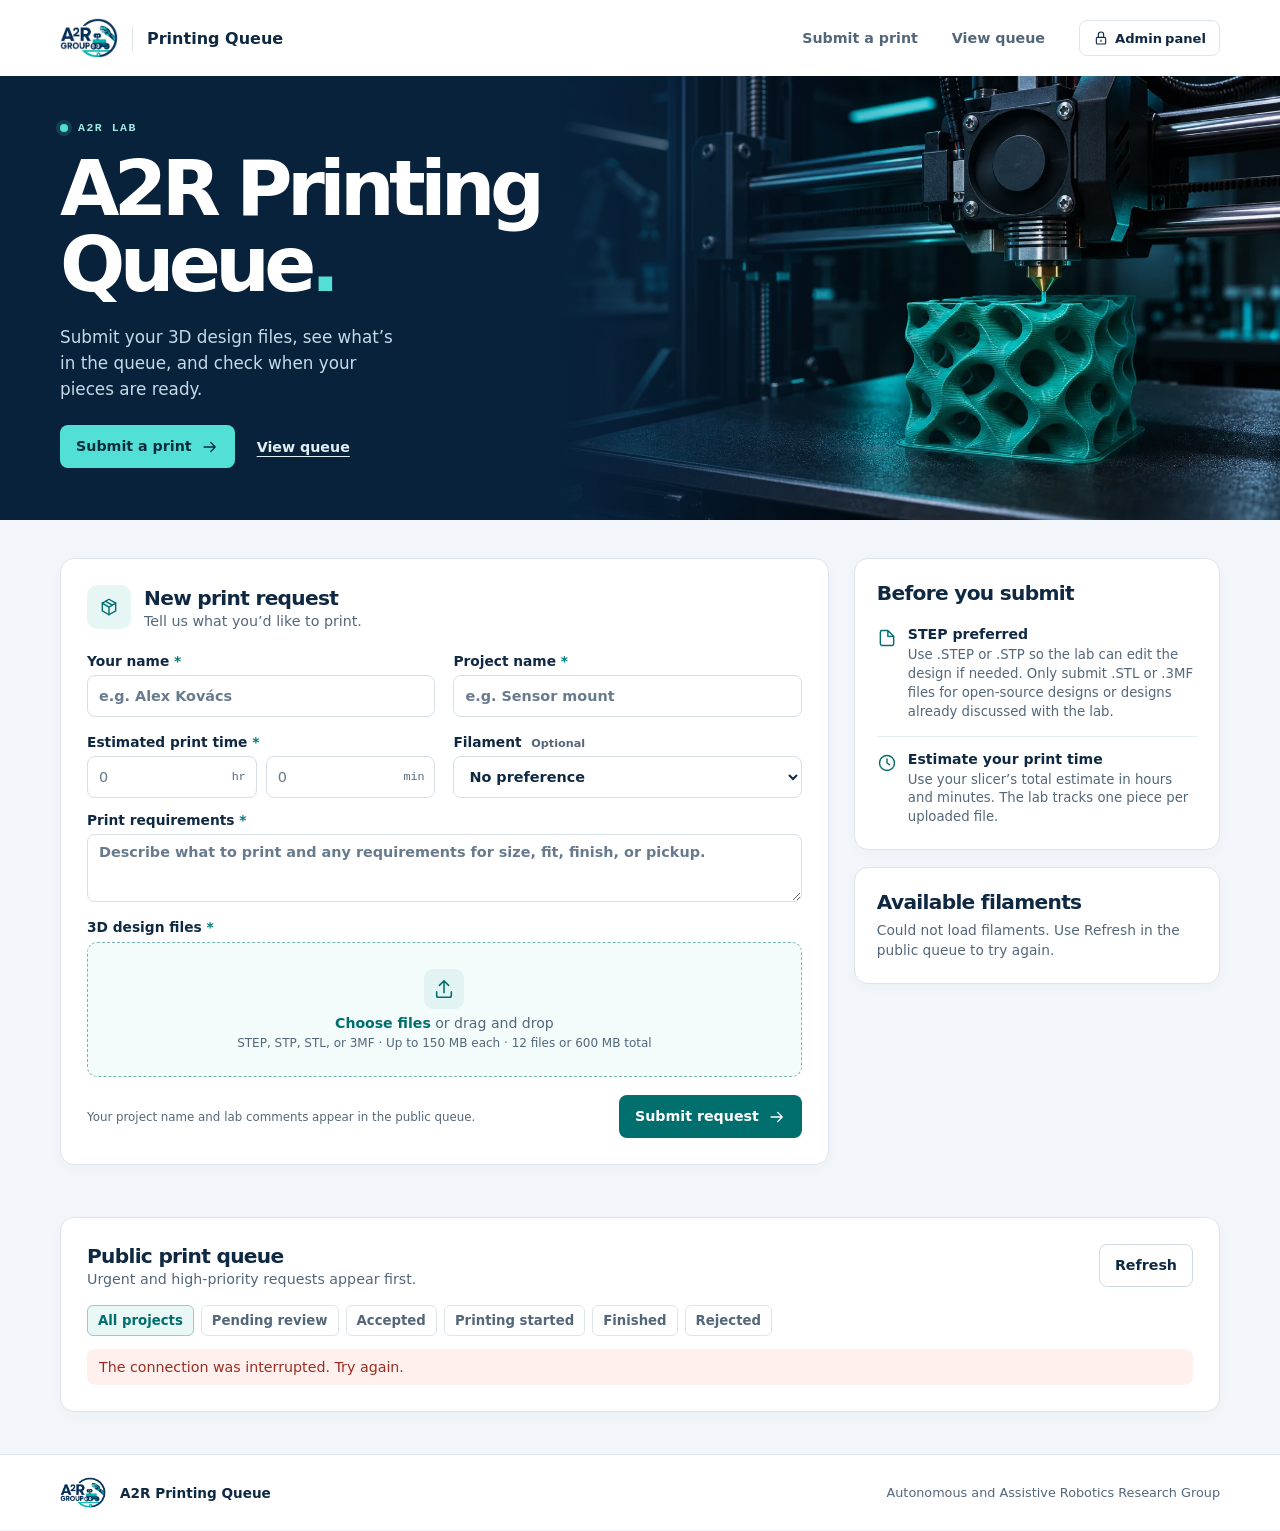
<file: index.html>
<!doctype html>
<html lang="en">
<head>
<meta charset="utf-8">
<meta http-equiv="Content-Security-Policy" content="default-src 'none'; script-src 'self'; style-src 'self' https://fonts.googleapis.com; font-src https://fonts.gstatic.com; img-src 'self'; connect-src https://mxpgskfvtzyaovhkxqsz.supabase.co; base-uri 'none'; form-action 'none'; object-src 'none'">
<meta name="referrer" content="no-referrer">
<meta name="viewport" content="width=device-width, initial-scale=1">
<meta name="description" content="Submit a STEP, STL, or 3MF design to the A2R lab 3D printing queue.">
<meta name="theme-color" content="#08223c">
<title>A2R Printing Queue</title>
<link rel="icon" href="./logo.png" type="image/png">
<link rel="preconnect" href="https://fonts.googleapis.com">
<link rel="preconnect" href="https://fonts.gstatic.com" crossorigin>
<link href="https://fonts.googleapis.com/css2?family=DM+Sans:wght@400;500;600;700&family=IBM+Plex+Mono:wght@500;600&family=Manrope:wght@500;600;700;800&display=swap" rel="stylesheet">
<link rel="stylesheet" href="./styles.css?v=printing-workflow">
</head>
<body><header class="header"><div class="wrap nav">
  <a class="brand" href="./" aria-label="A2R Printing Queue home"><img src="./logo.png" width="58" height="40" alt="A2R Group"><span class="brand-divider"></span><span>Printing Queue</span></a>
  <nav aria-label="Main navigation"><a class="nav-link" href="#submit">Submit a print</a><a class="nav-link" href="#queue">View queue</a>
  <a class="nav-admin" href="./admin.html"><svg width="16" height="16" viewBox="0 0 24 24" fill="none" stroke="currentColor" stroke-width="1.7" stroke-linecap="round" stroke-linejoin="round" aria-hidden="true"><rect x="5" y="11" width="14" height="10" rx="2"/><path d="M8 11V7a4 4 0 0 1 8 0v4m-4 4v2"/></svg> Admin<span class="admin-word"> panel</span></a></nav>
</div></header>
<main>
  <section class="hero" aria-labelledby="hero-title">
    <div class="wrap hero-wrap">
      <div class="hero-image"></div>
      <div class="hero-content">
        <p class="eyebrow"><span class="lab-dot"></span> A2R LAB</p>
        <h1 id="hero-title">A2R Printing<br>Queue<span>.</span></h1>
        <p class="hero-copy">Submit your 3D design files, see what’s in the queue, and check when your pieces are ready.</p>
        <div class="hero-actions"><a class="button bright" href="#submit">Submit a print <svg width="18" height="18" viewBox="0 0 24 24" fill="none" stroke="currentColor" stroke-width="1.7" stroke-linecap="round" stroke-linejoin="round" aria-hidden="true"><path d="M4 12h15m-6-6 6 6-6 6"/></svg></a><a class="hero-track" href="#queue">View queue</a></div>
      </div>
    </div>
  </section>
  <div class="wrap layout" id="submit">
    <section class="panel submission" aria-labelledby="submit-title">
      <div class="panel-head"><div class="section-icon"><svg width="20" height="20" viewBox="0 0 24 24" fill="none" stroke="currentColor" stroke-width="1.7" stroke-linecap="round" stroke-linejoin="round" aria-hidden="true"><path d="m12 2.7 8 4.6v9.4l-8 4.6-8-4.6V7.3l8-4.6Z"/><path d="m4 7.4 8 4.7 8-4.7M12 12v9.2m-4-16 8 4.6"/></svg></div><div><h2 id="submit-title">New print request</h2><p>Tell us what you’d like to print.</p></div></div>
      <form id="submit-form" method="post">
        <div class="form-grid">
          <label>Your name <span class="required">*</span><input name="submitter" placeholder="e.g. Alex Kovács" maxlength="100" autocomplete="name" required></label>
          <label>Project name <span class="required">*</span><input name="project" placeholder="e.g. Sensor mount" maxlength="150" required></label>
          <fieldset class="time-field"><legend>Estimated print time <span class="required">*</span></legend><div class="time-inputs"><div class="unit"><input id="hours" type="number" min="0" max="168" inputmode="numeric" placeholder="0" aria-label="Hours"><span>hr</span></div><div class="unit"><input id="minutes" type="number" min="0" max="59" inputmode="numeric" placeholder="0" aria-label="Minutes"><span>min</span></div></div></fieldset>
          <label>Filament <span class="optional">Optional</span><select name="filament"><option value="">No preference</option></select></label>
        </div>
        <label class="submission-note">Print requirements <span class="required">*</span><textarea name="submission_note" rows="3" maxlength="1000" placeholder="Describe what to print and any requirements for size, fit, finish, or pickup." required></textarea></label>
        <div class="file-field"><p class="label" id="file-label">3D design files <span class="required">*</span></p>
          <div id="dropzone" class="dropzone">
            <input type="file" name="file" id="design" accept=".step,.stp,.stl,.3mf" multiple aria-labelledby="file-label" aria-describedby="file-help format-guidance">
            <div class="drop-inner"><span class="upload-icon"><svg width="22" height="22" viewBox="0 0 24 24" fill="none" stroke="currentColor" stroke-width="1.7" stroke-linecap="round" stroke-linejoin="round" aria-hidden="true"><path d="M12 16V3m-5 5 5-5 5 5M4 15v4a2 2 0 0 0 2 2h12a2 2 0 0 0 2-2v-4"/></svg></span><span id="file-caption"><strong>Choose files</strong> or drag and drop</span><small id="file-help">STEP, STP, STL, or 3MF · Up to 150 MB each · 12 files or 600 MB total</small></div>
          </div>
          <ul id="file-list" class="file-list" aria-label="Selected design files" hidden></ul>
        </div>
        <div id="upload-status" class="upload-status" hidden><progress id="upload-progress" value="0" max="100" aria-label="Upload progress"></progress><p id="upload-caption" role="status"></p></div>
        <div id="submit-error" class="notice error" role="alert" hidden></div>
        <div class="form-footer"><span>Your project name and lab comments appear in the public queue.</span><button class="button primary" type="submit">Submit request <svg width="18" height="18" viewBox="0 0 24 24" fill="none" stroke="currentColor" stroke-width="1.7" stroke-linecap="round" stroke-linejoin="round" aria-hidden="true"><path d="M4 12h15m-6-6 6 6-6 6"/></svg></button></div>
      </form>
      <div id="receipt" class="receipt" tabindex="-1" hidden>
        <div class="section-icon"><svg width="20" height="20" viewBox="0 0 24 24" fill="none" stroke="currentColor" stroke-width="1.7" stroke-linecap="round" stroke-linejoin="round" aria-hidden="true"><path d="M12 22s7-3.5 7-10V5l-7-3-7 3v7c0 6.5 7 10 7 10Z"/><path d="m9 12 2 2 4-4"/></svg></div><h3>Request submitted</h3><p id="receipt-project"></p>
        <div class="receipt-actions"><a class="button primary" href="#queue">View public queue</a></div>
        <button id="another" class="text-button" type="button">Submit another print</button>
      </div>
    </section>
    <aside class="sidebar" aria-label="Request information">
      <section class="panel guide"><h2>Before you submit</h2><div class="guide-item"><span><svg width="20" height="20" viewBox="0 0 24 24" fill="none" stroke="currentColor" stroke-width="1.7" stroke-linecap="round" stroke-linejoin="round" aria-hidden="true"><path d="M13 3H6a2 2 0 0 0-2 2v14a2 2 0 0 0 2 2h12a2 2 0 0 0 2-2V10l-7-7Zm0 0v7h7"/></svg></span><div><h3>STEP preferred</h3><p id="format-guidance">Use .STEP or .STP so the lab can edit the design if needed. Only submit .STL or .3MF files for open-source designs or designs already discussed with the lab.</p></div></div>
      <div class="guide-item"><span><svg width="20" height="20" viewBox="0 0 24 24" fill="none" stroke="currentColor" stroke-width="1.7" stroke-linecap="round" stroke-linejoin="round" aria-hidden="true"><circle cx="12" cy="12" r="9"/><path d="M12 7v5l3 2"/></svg></span><div><h3>Estimate your print time</h3><p>Use your slicer’s total estimate in hours and minutes. The lab tracks one piece per uploaded file.</p></div></div></section>
      <section id="filaments" class="panel guide" aria-labelledby="filaments-title"><h2 id="filaments-title">Available filaments</h2>
        <p id="filament-note" class="muted" role="status">Loading filaments…</p>
        <ul id="filament-list" class="filament-list"></ul>
      </section>
    </aside>
  </div>
  <section class="wrap panel public-queue" id="queue" aria-labelledby="queue-title">
    <div class="queue-title"><div><h2 id="queue-title">Public print queue</h2><p>Urgent and high-priority requests appear first.</p></div><button id="refresh-queue" type="button" class="button secondary">Refresh</button></div>
    <div class="filters" aria-label="Filter projects">
      <button type="button" class="filter active" data-filter="" aria-pressed="true">All projects</button><button type="button" class="filter" data-filter="pending" aria-pressed="false">Pending review</button><button type="button" class="filter" data-filter="accepted" aria-pressed="false">Accepted</button><button type="button" class="filter" data-filter="in_process" aria-pressed="false">Printing started</button><button type="button" class="filter" data-filter="finished" aria-pressed="false">Finished</button><button type="button" class="filter" data-filter="rejected" aria-pressed="false">Rejected</button>
    </div>
    <p id="queue-note" class="notice" role="status">Loading projects…</p><div id="project-list"></div>
    <div id="queue-pages" class="pagination" hidden><button type="button" class="button secondary" id="queue-prev">Previous</button><span id="queue-page"></span><button type="button" class="button secondary" id="queue-next">Next</button></div>
  </section>
</main><footer class="footer"><div class="wrap footer-row"><a class="brand footer-brand" href="./"><img src="./logo.png" width="46" height="32" alt="A2R Group"><span>A2R Printing Queue</span></a><span>Autonomous and Assistive Robotics Research Group</span></div></footer><script src="./app.js?v=printing-workflow" type="module"></script></body></html>
</file>
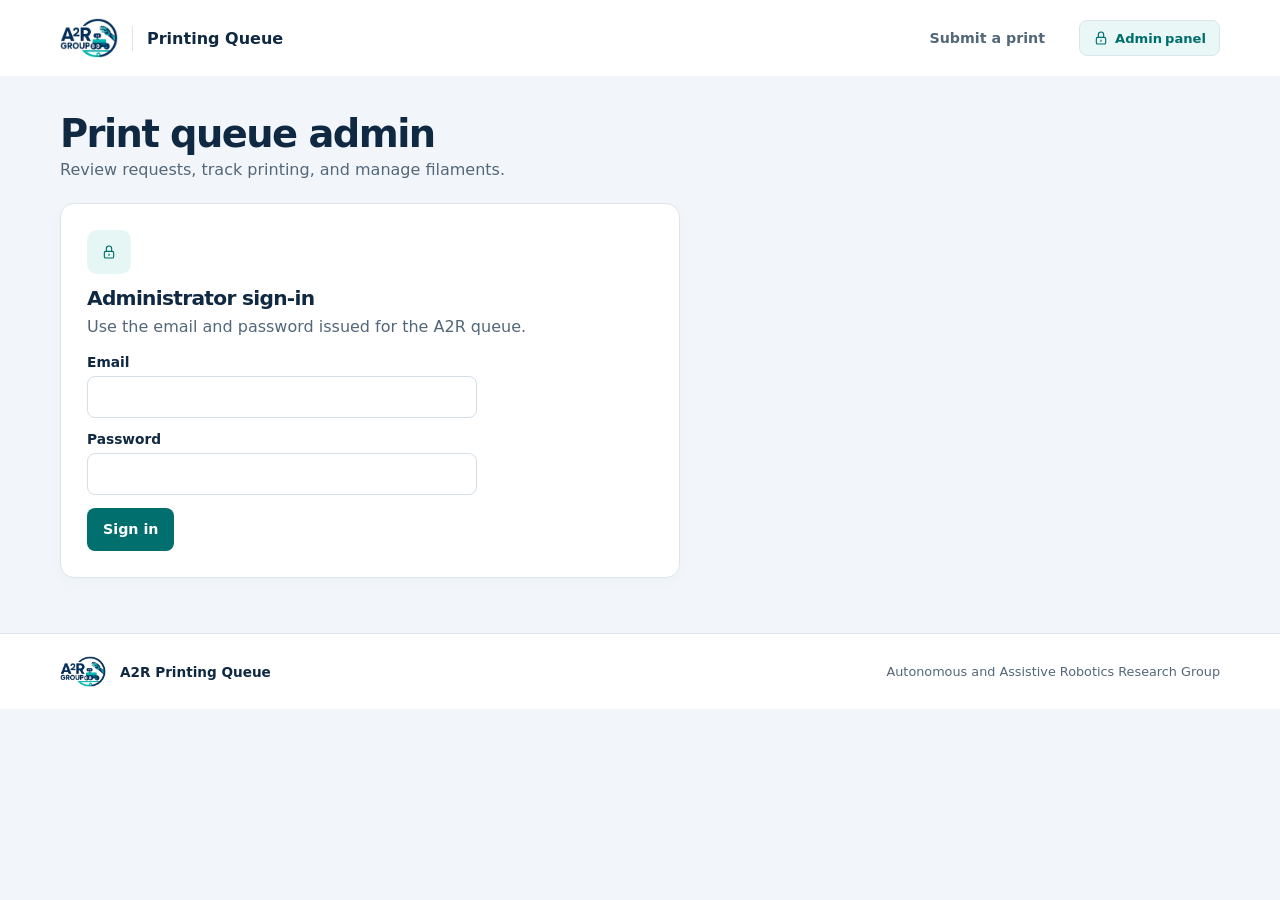
<file: admin.html>
<!doctype html>
<html lang="en">
<head>
<meta charset="utf-8">
<meta http-equiv="Content-Security-Policy" content="default-src 'none'; script-src 'self'; style-src 'self' https://fonts.googleapis.com; font-src https://fonts.gstatic.com; img-src 'self'; connect-src https://mxpgskfvtzyaovhkxqsz.supabase.co; base-uri 'none'; form-action 'none'; object-src 'none'">
<meta name="referrer" content="no-referrer">
<meta name="viewport" content="width=device-width, initial-scale=1">
<meta name="description" content="Review A2R lab printing requests.">
<meta name="theme-color" content="#08223c">
<title>Admin · A2R Printing Queue</title>
<link rel="icon" href="./logo.png" type="image/png">
<link rel="preconnect" href="https://fonts.googleapis.com">
<link rel="preconnect" href="https://fonts.gstatic.com" crossorigin>
<link href="https://fonts.googleapis.com/css2?family=DM+Sans:wght@400;500;600;700&family=IBM+Plex+Mono:wght@500;600&family=Manrope:wght@500;600;700;800&display=swap" rel="stylesheet">
<link rel="stylesheet" href="./styles.css?v=printing-workflow">
</head>
<body><header class="header"><div class="wrap nav">
  <a class="brand" href="./" aria-label="A2R Printing Queue home"><img src="./logo.png" width="58" height="40" alt="A2R Group"><span class="brand-divider"></span><span>Printing Queue</span></a>
  <nav aria-label="Main navigation"><a class="nav-link" href="./">Submit a print</a>
  <a class="nav-admin current" href="./admin.html"><svg width="16" height="16" viewBox="0 0 24 24" fill="none" stroke="currentColor" stroke-width="1.7" stroke-linecap="round" stroke-linejoin="round" aria-hidden="true"><rect x="5" y="11" width="14" height="10" rx="2"/><path d="M8 11V7a4 4 0 0 1 8 0v4m-4 4v2"/></svg> Admin<span class="admin-word"> panel</span></a></nav>
</div></header><main>
<div class="wrap admin-layout">
  <div class="admin-heading"><div><h1>Print queue admin</h1><p>Review requests, track printing, and manage filaments.</p></div><button type="button" class="button secondary" id="sign-out" hidden>Sign out</button></div>
  <section class="panel admin-gate" id="gate"><div class="section-icon"><svg width="16" height="16" viewBox="0 0 24 24" fill="none" stroke="currentColor" stroke-width="1.7" stroke-linecap="round" stroke-linejoin="round" aria-hidden="true"><rect x="5" y="11" width="14" height="10" rx="2"/><path d="M8 11V7a4 4 0 0 1 8 0v4m-4 4v2"/></svg></div><h2>Administrator sign-in</h2><p>Use the email and password issued for the A2R queue.</p><form id="login-form" method="post" class="login-form"><label>Email<input name="email" type="email" autocomplete="username" required></label><label>Password<input name="password" type="password" autocomplete="current-password" required></label><button type="submit" class="button primary">Sign in</button><p id="login-message" class="notice error" role="alert" hidden></p></form></section>
  <div class="admin-sections" role="group" aria-label="Admin views" id="admin-sections" hidden>
    <button type="button" class="admin-section active" id="show-requests" aria-controls="queue" aria-pressed="true">Requests</button>
    <button type="button" class="admin-section" id="show-filaments" aria-controls="filament-admin" aria-pressed="false">Filaments</button>
  </div>
  <section class="panel admin-queue" id="queue" aria-labelledby="admin-queue-title" hidden>
    <div class="queue-title"><div><h2 id="admin-queue-title">Print requests</h2><p>Urgent and high-priority requests appear first.</p></div></div>
    <div class="filters workflow-filters" role="group" aria-label="Filter requests">
      <button class="filter active" data-filter="pending" aria-pressed="true">Pending review</button><button class="filter" data-filter="accepted" aria-pressed="false">Accepted</button><button class="filter" data-filter="in_process" aria-pressed="false">Printing started</button><button class="filter" data-filter="finished" aria-pressed="false">Finished</button><button class="filter" data-filter="rejected" aria-pressed="false">Rejected</button><button class="filter" data-filter="" aria-pressed="false">All requests</button>
    </div>
    <p id="workflow-note" class="muted">Accept or reject requests awaiting review.</p>
    <div id="queue-note" class="notice" role="status" hidden></div><div id="request-list"></div>
    <div class="pagination" id="pages" hidden><button id="prev" class="button secondary">Previous</button><span id="page-number"></span><button id="next" class="button secondary">Next</button></div>
  </section>
  <section class="panel admin-queue filament-admin" id="filament-admin" hidden aria-labelledby="manage-filaments">
    <div class="queue-title"><div><h2 id="manage-filaments">Manage filaments</h2><p>Available filaments appear on the public page and in the submission form.</p></div></div>
    <form class="filament-form" id="add-filament" method="post">
      <label>Material<input name="material" maxlength="40" placeholder="e.g. PLA" required></label>
      <label>Color<input name="color" maxlength="37" placeholder="e.g. Teal" required></label>
      <label>Brand<input name="brand" maxlength="80" placeholder="Optional"></label>
      <label>Remaining weight (g)<input name="weight_grams" type="number" min="0" max="2147483647" step="1" placeholder="Optional"></label>
      <button type="submit" class="button primary">Add filament</button>
    </form>
    <p id="inventory-note" class="notice" role="status" hidden></p>
    <div id="inventory"></div>
  </section>
</div>
<template id="request-template"><article class="request">
  <div class="request-overview">
    <div class="request-heading"><h3 class="request-project"></h3><div class="project-tags"><span class="request-status badge"></span><span class="request-priority badge"></span></div></div>
    <p class="request-meta"></p>
    <p class="request-reviewer" hidden></p>
    <div class="request-commands">
      <button type="button" class="button primary request-primary" hidden></button>
      <button type="button" class="button secondary reject request-reject" hidden>Reject entire request</button>
    </div>
    <p class="review-message" role="status" hidden></p>
  </div>
  <details class="request-details"><summary><span>Request details</span><span class="chevron" aria-hidden="true">⌄</span></summary>
    <div class="request-body">
      <div class="request-context">
        <section class="review-context"><h4>Print requirements</h4><p class="request-submission-note"></p><p class="request-material"></p></section>
        <section class="review-context"><h4>Decision history</h4><p class="history-empty">No reviewer names recorded yet.</p><ul class="decision-history"></ul></section>
      </div>
      <form class="review-form" method="post">
        <section class="file-progress"><h4>Files and print progress</h4><div class="piece-list" aria-label="Design files"></div><p class="download-message" role="status" hidden></p><div class="review-actions project-actions"></div></section>
        <div class="request-settings">
          <div><label>Public comment<textarea name="comment" maxlength="2000" rows="3" placeholder="Share feedback, a decision, or pickup instructions"></textarea></label><div class="review-actions"><button type="submit" class="button secondary">Save comment</button></div></div>
          <div class="priority-control"><label>Queue priority<select name="priority"></select></label><button type="button" class="button secondary save-priority">Save priority</button></div>
        </div>
      </form>
    </div>
  </details>
  <dialog class="review-dialog">
    <form class="reviewer-form" method="post">
      <h3 class="decision-title"></h3>
      <p class="decision-project muted"></p>
      <label>Your name<input name="reviewer" maxlength="100" placeholder="Enter the reviewing admin’s name" required autofocus></label>
      <p class="muted reviewer-visibility">Your name will appear next to this decision in the public queue.</p>
      <p class="decision-error notice error" role="alert" hidden></p>
      <div class="review-actions"><button class="button secondary cancel-decision" type="button">Cancel</button><button class="button primary confirm-decision" type="submit"></button></div>
    </form>
  </dialog>
</article></template>
</main><footer class="footer"><div class="wrap footer-row"><a class="brand footer-brand" href="./"><img src="./logo.png" width="46" height="32" alt="A2R Group"><span>A2R Printing Queue</span></a><span>Autonomous and Assistive Robotics Research Group</span></div></footer><script src="./admin.js?v=printing-workflow" type="module"></script></body></html>
</file>
<file: styles.css>
:root {
  color-scheme: light; --ink: #102943; --muted: #53677a; --accent: #006e6d; --teal: #52e0d6; --line: #dce5ed;
  --canvas: #f2f6fa; --navy: #08223c; --white: #fff; --head: Manrope, system-ui, sans-serif;
  font-family: "DM Sans", system-ui, sans-serif; color: var(--ink); background: var(--canvas);
}
* { box-sizing: border-box; }
[hidden] { display: none !important; }
body { margin: 0; min-width: 290px; }
a { color: inherit; }
button, input, textarea, select { font: inherit; }
a:focus-visible, button:focus-visible, input:focus-visible, textarea:focus-visible, select:focus-visible, summary:focus-visible { outline: 3px solid #008b89; outline-offset: 3px; }
img { display: block; object-fit: contain; }
h1, h2, h3, p { margin: 0; }
h1, h2, h3 { font-family: var(--head); }
.wrap { width: min(1160px, calc(100% - 72px)); margin-inline: auto; }
.header { background: white; }
.nav, .footer-row { display: flex; justify-content: space-between; align-items: center; gap: 16px; }
.nav { min-height: 76px; }
.brand { display: inline-flex; align-items: center; gap: 14px; font: 800 16px var(--head); text-decoration: none; white-space: nowrap; }
.brand-divider { width: 1px; height: 25px; background: var(--line); }
nav { display: flex; gap: clamp(14px, 3vw, 34px); align-items: center; white-space: nowrap; }
.nav-link { color: var(--muted); font-size: .89rem; font-weight: 600; text-decoration: none; }
.nav-link:hover, .nav-link.current { color: var(--accent); }
.nav-admin { display: flex; align-items: center; gap: 6px; padding: 9px 13px; text-decoration: none; font-size: .82rem; font-weight: 700; border: 1px solid var(--line); border-radius: 8px; }
.nav-admin:hover, .nav-admin.current { background: #e9f7f6; color: var(--accent); }
.admin-word { margin-left: -3px; }
.hero { background: var(--navy); color: white; overflow: hidden; }
.hero-wrap { position: relative; display: flex; min-height: 390px; align-items: center; isolation: isolate; }
.hero-image { position: absolute; z-index: -1; inset: 0 min(-36px, calc((1160px - 100vw)/2)) 0 43%; background: linear-gradient(90deg, #08223c 0%, #08223c36 43%, #08223c08 75%), url("./printer.webp") center 54% / cover no-repeat; }
.hero-content { padding: 45px 0 52px; width: min(570px, 64%); }
.eyebrow { display: flex; align-items: center; gap: 10px; color: #a2e9e5; font: 600 .72rem "IBM Plex Mono", monospace; letter-spacing: .13em; margin-bottom: 17px; }
.lab-dot { width: 8px; height: 8px; background: var(--teal); border-radius: 50%; box-shadow: 0 0 0 4px #52e0d626; }
.hero h1 { font-size: clamp(3rem, 6vw, 5.1rem); font-weight: 800; letter-spacing: -.073em; line-height: .99; }
.hero h1 span { color: var(--teal); }
.hero-copy { max-width: 340px; color: #c7d9e8; font-size: 1.05rem; line-height: 1.55; margin-top: 21px; }
.hero-actions { display: flex; flex-wrap: wrap; align-items: center; gap: 22px; margin-top: 23px; }
.hero-track { color: #e1ecf3; font-weight: 600; font-size: .89rem; text-underline-offset: 4px; }
.hero-track:hover { color: var(--teal); }
.button { display: inline-flex; gap: 9px; align-items: center; justify-content: center; min-height: 43px; padding: 0 15px; border: 1px solid transparent; border-radius: 8px; font-weight: 700; font-size: .89rem; text-decoration: none; cursor: pointer; line-height: 1.2; }
.button:disabled { opacity: .56; cursor: wait; }
.bright { color: #072d3c; background: var(--teal); }
.bright:hover { background: #87eee6; }
.primary { color: #fff; background: #006f6d; }
.primary:hover { background: #005b59; }
.secondary { color: var(--ink); background: white; border-color: #cfdae4; }
.secondary:hover { background: #edf7f7; border-color: #9abfbe; }
.layout { display: grid; grid-template-columns: minmax(0, 2.1fr) minmax(285px, 1fr); align-items: start; gap: 25px; padding-block: 38px 52px; }
#submit, #queue { scroll-margin-top: 18px; }
.panel { background: #fff; border: 1px solid var(--line); border-radius: 14px; box-shadow: 0 4px 12px #12395907; }
.submission { padding: 26px; }
.panel-head { display: flex; align-items: center; gap: 13px; margin-bottom: 24px; }
.section-icon { display: grid; flex: none; place-items: center; width: 44px; height: 44px; border-radius: 10px; color: var(--accent); background: #e5f6f5; }
h2 { font-size: 1.26rem; letter-spacing: -.035em; font-weight: 800; }
.panel-head p, .queue-title p { margin-top: 3px; color: var(--muted); font-size: .89rem; }
.form-grid { display: grid; grid-template-columns: 1fr 1fr; gap: 17px 18px; }
label, .label, legend { font-size: .86rem; font-weight: 700; }
.required { color: #007c78; }
.optional { margin-left: 5px; font-size: .7rem; font-weight: 600; color: var(--muted); }
input:not([type=file]):not([type=checkbox]), textarea, select { width: 100%; min-height: 42px; padding: 9px 11px; border: 1px solid #d4dfe8; border-radius: 8px; background: #fff; color: var(--ink); font-size: .9rem; }
label > input, label > textarea, label > select, .time-inputs { margin-top: 6px; }
input::placeholder, textarea::placeholder { color: #687b8e; opacity: 1; }
fieldset { border: 0; margin: 0; padding: 0; min-width: 0; }
legend { padding: 0; }
.time-inputs { display: flex; gap: 9px; }
.unit { position: relative; flex: 1; min-width: 0; }
.unit input { appearance: textfield; padding-right: 35px; }
.unit input::-webkit-inner-spin-button, .unit input::-webkit-outer-spin-button { appearance: none; margin: 0; }
.unit span { position: absolute; top: 50%; right: 11px; transform: translateY(-50%); font: 500 .73rem "IBM Plex Mono", monospace; color: var(--muted); pointer-events: none; }
.file-field { margin-top: 17px; }
.dropzone { position: relative; margin-top: 7px; min-height: 135px; display: grid; place-items: center; border: 1px dashed #77b8b7; border-radius: 10px; background: #f3fbfb; text-align: center; }
.dropzone:focus-within, .dropzone:hover, .dropzone.drag { border-color: var(--accent); background: #e6f8f7; }
.dropzone:focus-within { outline: 2px solid var(--accent); outline-offset: 2px; }
.dropzone input { position: absolute; inset: 0; width: 100%; height: 100%; opacity: 0; cursor: pointer; }
.drop-inner { padding: 15px; display: grid; justify-items: center; gap: 5px; min-width: 0; max-width: 100%; font-size: .88rem; color: var(--muted); pointer-events: none; }
.drop-inner strong, #file-caption.selected { color: var(--accent); font-weight: 700; }
#file-caption { overflow-wrap: anywhere; }
.upload-icon { color: var(--accent); display: grid; place-items: center; background: #e1f3f2; width: 40px; height: 40px; border-radius: 9px; margin-bottom: 1px; }
.drop-inner small { font-size: .75rem; }
.form-footer { display: flex; justify-content: space-between; align-items: center; gap: 12px; margin-top: 18px; }
.form-footer > span { color: var(--muted); font-size: .74rem; }
.sidebar { display: grid; gap: 17px; min-width: 0; }
.guide { padding: 22px; }
.guide h2 { margin-bottom: 7px; }
.guide-item { display: flex; gap: 11px; padding-block: 14px; border-bottom: 1px solid #e6edf3; }
.guide-item:last-child { padding-bottom: 0; border-bottom: 0; }
.guide-item > span, .track-heading > span { color: var(--accent); flex: none; margin-top: 2px; }
.guide-item h3 { font-size: .88rem; font-weight: 800; }
.guide-item p { margin-top: 4px; font-size: .83rem; color: var(--muted); line-height: 1.42; }
.tracker { padding: 18px 20px 20px; }
.track-heading { display: flex; align-items: center; gap: 8px; margin-bottom: 13px; }
.track-heading h2 { font-size: 1.05rem; }
.track-fields { display: grid; grid-template-columns: minmax(0, 1fr) auto; gap: 7px; margin-top: 5px; }
.track-fields .button { min-height: 40px; padding-inline: 12px; }
.notice { margin-top: 13px; padding: 10px 12px; border-radius: 8px; background: #edf6fa; color: var(--ink); font-size: .89rem; }
.notice.error { background: #fff0ed; color: #992d22; }
.track-card { border-top: 1px solid var(--line); margin-top: 14px; padding-top: 13px; font-size: .84rem; color: var(--muted); }
.track-card h3 { font-size: .96rem; margin: 7px 0; color: var(--ink); }
.track-card p { margin-top: 5px; overflow-wrap: anywhere; white-space: pre-wrap; }
.badge { display: inline-flex; color: #35546c; background: #eaf1f6; font-size: .73rem; font-weight: 700; padding: 4px 8px; border-radius: 20px; white-space: nowrap; }
.badge[data-status=pending] { background: #fff3d7; color: #744d11; }
.badge[data-status=accepted] { background: #e4f4f2; color: #096259; }
.badge[data-status=in_process] { background: #e6f0fc; color: #244e87; }
.badge[data-status=ready], .badge[data-status=finished], .badge[data-status=delivered] { background: #e2f6ed; color: #0a6550; }
.badge[data-status=rejected] { background: #ffece9; color: #982f29; }
.receipt { padding-block: 8px 12px; }
.receipt h3 { font-size: 1.35rem; margin-top: 11px; }
.receipt p, .admin-gate p { margin-top: 7px; color: var(--muted); }
.receipt-actions { display: flex; flex-wrap: wrap; gap: 8px; margin-top: 15px; }
.link-value { margin-top: 12px; }
.text-button { border: 0; background: transparent; color: var(--accent); cursor: pointer; padding: 0; text-decoration: underline; text-underline-offset: 3px; font-size: .86rem; font-weight: 700; }
.receipt .text-button { margin-top: 17px; }
.footer { border-top: 1px solid var(--line); background: #fff; }
.footer-row { min-height: 75px; color: var(--muted); font-size: .8rem; }
.footer-brand { font-size: .85rem; color: var(--ink); }
.admin-layout { padding-block: 35px 55px; min-height: 380px; }
.admin-heading { display: flex; flex-wrap: wrap; justify-content: space-between; align-items: center; gap: 12px; margin-bottom: 24px; }
.admin-heading h1 { font-size: clamp(1.65rem, 4vw, 2.4rem); letter-spacing: -.04em; }
.admin-heading p { margin-top: 4px; color: var(--muted); }
.admin-sections { display: flex; gap: 6px; border-bottom: 1px solid var(--line); margin-bottom: 16px; }
.admin-section { border: 0; border-bottom: 3px solid transparent; background: transparent; padding: 9px 14px; color: var(--muted); font-weight: 700; cursor: pointer; }
.admin-section.active { border-color: var(--accent); color: var(--accent); }
.admin-gate, .admin-queue { padding: 26px; }
.admin-gate { max-width: 620px; }
.admin-gate h2 { margin-top: 12px; }
.queue-title { display: flex; align-items: start; justify-content: space-between; gap: 15px; }
.filters { display: flex; flex-wrap: wrap; gap: 7px; margin: 18px 0 13px; }
.filter { border: 1px solid #dce5ed; color: var(--muted); background: white; border-radius: 6px; padding: 7px 10px; font-weight: 700; font-size: .83rem; cursor: pointer; }
.filter.active { border-color: #9dc9c7; color: var(--accent); background: #e9f7f6; }
.workflow-filters { margin-bottom: 9px; }
.request { border: 1px solid var(--line); border-radius: 10px; margin-top: 12px; }
.request-overview { padding: 14px; }
.request-heading { display: flex; flex-wrap: wrap; justify-content: space-between; align-items: start; gap: 6px 12px; }
.request-heading h3 { font-size: 1.04rem; }
.request-reviewer { margin-top: 6px; color: var(--ink); font-size: .86rem; font-weight: 700; overflow-wrap: anywhere; }
.request-commands { display: flex; flex-wrap: wrap; gap: 7px; }
.request-commands .button { margin-top: 10px; min-height: 37px; }
.request summary { display: flex; justify-content: space-between; align-items: center; gap: 11px; padding: 6px 14px; border-top: 1px solid var(--line); background: #f4f8fa; border-radius: 0 0 9px 9px; list-style: none; cursor: pointer; color: var(--accent); font-size: .87rem; font-weight: 700; }
.request-details[open] summary { border-radius: 0; }
.request summary::-webkit-details-marker { display: none; }
.request h3 { font-size: 1rem; overflow-wrap: anywhere; }
.request-meta, .request-material { color: var(--muted); font-size: .83rem; margin-top: 3px; overflow-wrap: anywhere; }
.chevron { font-size: 1.2rem; }
details[open] .chevron { transform: rotate(180deg); }
.request-body { padding: 13px; border-top: 1px solid var(--line); }
.download { margin: 10px 0 12px; max-width: 100%; overflow-wrap: anywhere; }
.download svg { flex: none; }
textarea { display: block; resize: vertical; }
.review-actions, .pagination { display: flex; align-items: center; flex-wrap: wrap; gap: 8px; margin-top: 11px; }
.review-message { margin: 8px 0 0; color: var(--muted); font-size: .85rem; }
.reject { color: #982f29; }
.login-form { display: grid; gap: 13px; max-width: 390px; margin-top: 18px; }
.login-form .button { justify-self: start; }
.file-list { list-style: none; padding: 0; margin: 8px 0 0; }
.file-list li { display: flex; justify-content: space-between; align-items: center; gap: 12px; padding: 8px 2px; border-bottom: 1px solid var(--line); color: var(--muted); font-size: .85rem; }
.file-list li span { overflow-wrap: anywhere; }
.upload-status { margin-top: 12px; color: var(--muted); font-size: .85rem; }
.upload-status progress { display: block; width: 100%; margin-bottom: 5px; accent-color: var(--accent); }
.downloads { display: flex; flex-wrap: wrap; gap: 8px; margin: 10px 0 12px; }
.downloads button { max-width: 100%; text-align: left; overflow-wrap: anywhere; }
.download-message { color: var(--muted); font-size: .84rem; margin: 0 0 10px; }
.muted { color: var(--muted); font-size: .86rem; line-height: 1.45; }
.filament-list { display: flex; flex-wrap: wrap; gap: 7px; list-style: none; padding: 0; margin: 0; }
.filament-list li { border-radius: 20px; background: #e5f6f5; color: var(--accent); padding: 5px 10px; font-size: .84rem; overflow-wrap: anywhere; }
.public-queue { padding: 26px; margin-bottom: 42px; }
.public-project { padding: 15px 0; border-top: 1px solid var(--line); overflow-wrap: anywhere; }
.project-heading { display: flex; justify-content: space-between; align-items: start; gap: 12px; margin-bottom: 4px; }
.project-heading h3 { font-size: 1rem; }
.project-tags { display: flex; flex-wrap: wrap; justify-content: flex-end; gap: 5px; }
.priority-0 { background: #edf1f4; color: #405468; }
.priority-1 { background: #fcebb5; color: #60450c; }
.priority-2 { background: #fde0d9; color: #872a24; }
.submission-note { display: block; margin-top: 14px; }
.request-context, .request-settings { display: grid; grid-template-columns: repeat(2, minmax(0, 1fr)); gap: 12px; }
.review-context { padding: 10px; border-radius: 7px; background: #f4f8fa; }
.review-context h4, .file-progress h4 { margin: 0 0 5px; font-size: .9rem; }
.review-context p, .decision-history { margin: 0; color: var(--muted); font-size: .86rem; white-space: pre-wrap; overflow-wrap: anywhere; }
.review-context .request-material { margin-top: 6px; }
.decision-history { padding-left: 18px; }
.decision-history li + li { margin-top: 3px; }
.file-progress, .request-settings { margin-top: 16px; }
.priority-control { display: flex; flex-wrap: wrap; align-items: end; align-content: start; gap: 8px; }
.priority-control .button { min-height: 42px; }
.review-dialog { width: min(440px, calc(100% - 30px)); border: 1px solid var(--line); border-radius: 12px; padding: 20px; color: var(--ink); }
.review-dialog::backdrop { background: #102a43a8; }
.review-dialog h3 { margin: 0 0 6px; }
.review-dialog label { display: block; margin-top: 14px; }
.reviewer-visibility { margin-top: 6px; }
.project-comment { margin-top: 8px; white-space: pre-wrap; font-size: .9rem; line-height: 1.45; }
.piece-list { margin: 10px 0; }
.piece-row { display: flex; justify-content: space-between; align-items: center; flex-wrap: wrap; gap: 8px 12px; padding: 9px 0; border-top: 1px solid var(--line); }
.piece-name, .piece-actions { display: flex; align-items: center; flex-wrap: wrap; gap: 7px; }
.piece-name { min-width: 0; overflow-wrap: anywhere; font-size: .87rem; }
.project-actions:not(:empty) { margin-bottom: 15px; }
.filament-admin { margin-top: 18px; }
.filament-form { display: grid; grid-template-columns: repeat(4, minmax(0, 1fr)) auto; gap: 10px; align-items: end; margin-top: 16px; }
.filament-row { grid-template-columns: repeat(4, minmax(0, 1fr)) auto auto; padding: 12px 0; margin: 0; border-top: 1px solid var(--line); }
#inventory { margin-top: 14px; }
.availability { display: flex; align-items: center; align-self: end; min-height: 43px; gap: 6px; }
.availability input { margin: 0; accent-color: var(--accent); }
@media (max-width: 670px) {
  .public-queue { padding: 16px; margin-bottom: 28px; }
  .request-context, .request-settings { grid-template-columns: 1fr; }
  .filament-form, .filament-row { grid-template-columns: 1fr 1fr; }
  .filament-form > .button { justify-self: start; }
}
@media (max-width: 900px) {
  .wrap { width: calc(100% - 44px); }
  .layout { gap: 15px; grid-template-columns: minmax(0, 1.8fr) minmax(245px, 1fr); }
  .submission, .guide, .tracker { padding: 18px; }
  .hero-image { right: -22px; }
}
@media (max-width: 670px) {
  .wrap { width: calc(100% - 32px); }
  .nav { min-height: 63px; gap: 8px; }
  .brand { gap: 8px; font-size: .86rem; }
  .brand img { width: 48px; }
  .brand-divider { height: 21px; }
  .nav-link { display: none; }
  .nav-admin { padding: 7px 9px; }
  .hero-wrap { min-height: 340px; }
  .hero-image { left: 16%; right: -16px; background-image: linear-gradient(90deg, #08223c 0%, #08223ced 25%, #08223c69 100%), url("./printer.webp"); background-position: 57% center; }
  .hero-content { width: 95%; padding-block: 30px 37px; }
  .hero-copy { font-size: .96rem; max-width: 295px; }
  .layout { grid-template-columns: 1fr; padding-block: 22px 30px; }
  .footer-row { flex-wrap: wrap; justify-content: flex-start; padding-block: 12px; gap: 8px 15px; }
  .footer-row > span { font-size: .72rem; }
  .admin-layout { padding-block: 22px 32px; }
  .admin-gate, .admin-queue { padding: 16px; }
}
@media (max-width: 430px) {
  .form-grid { grid-template-columns: 1fr; gap: 12px; }
  .form-footer { align-items: stretch; flex-direction: column-reverse; }
  .form-footer > span { text-align: center; }
  .hero-actions { gap: 13px; }
}
</file>
